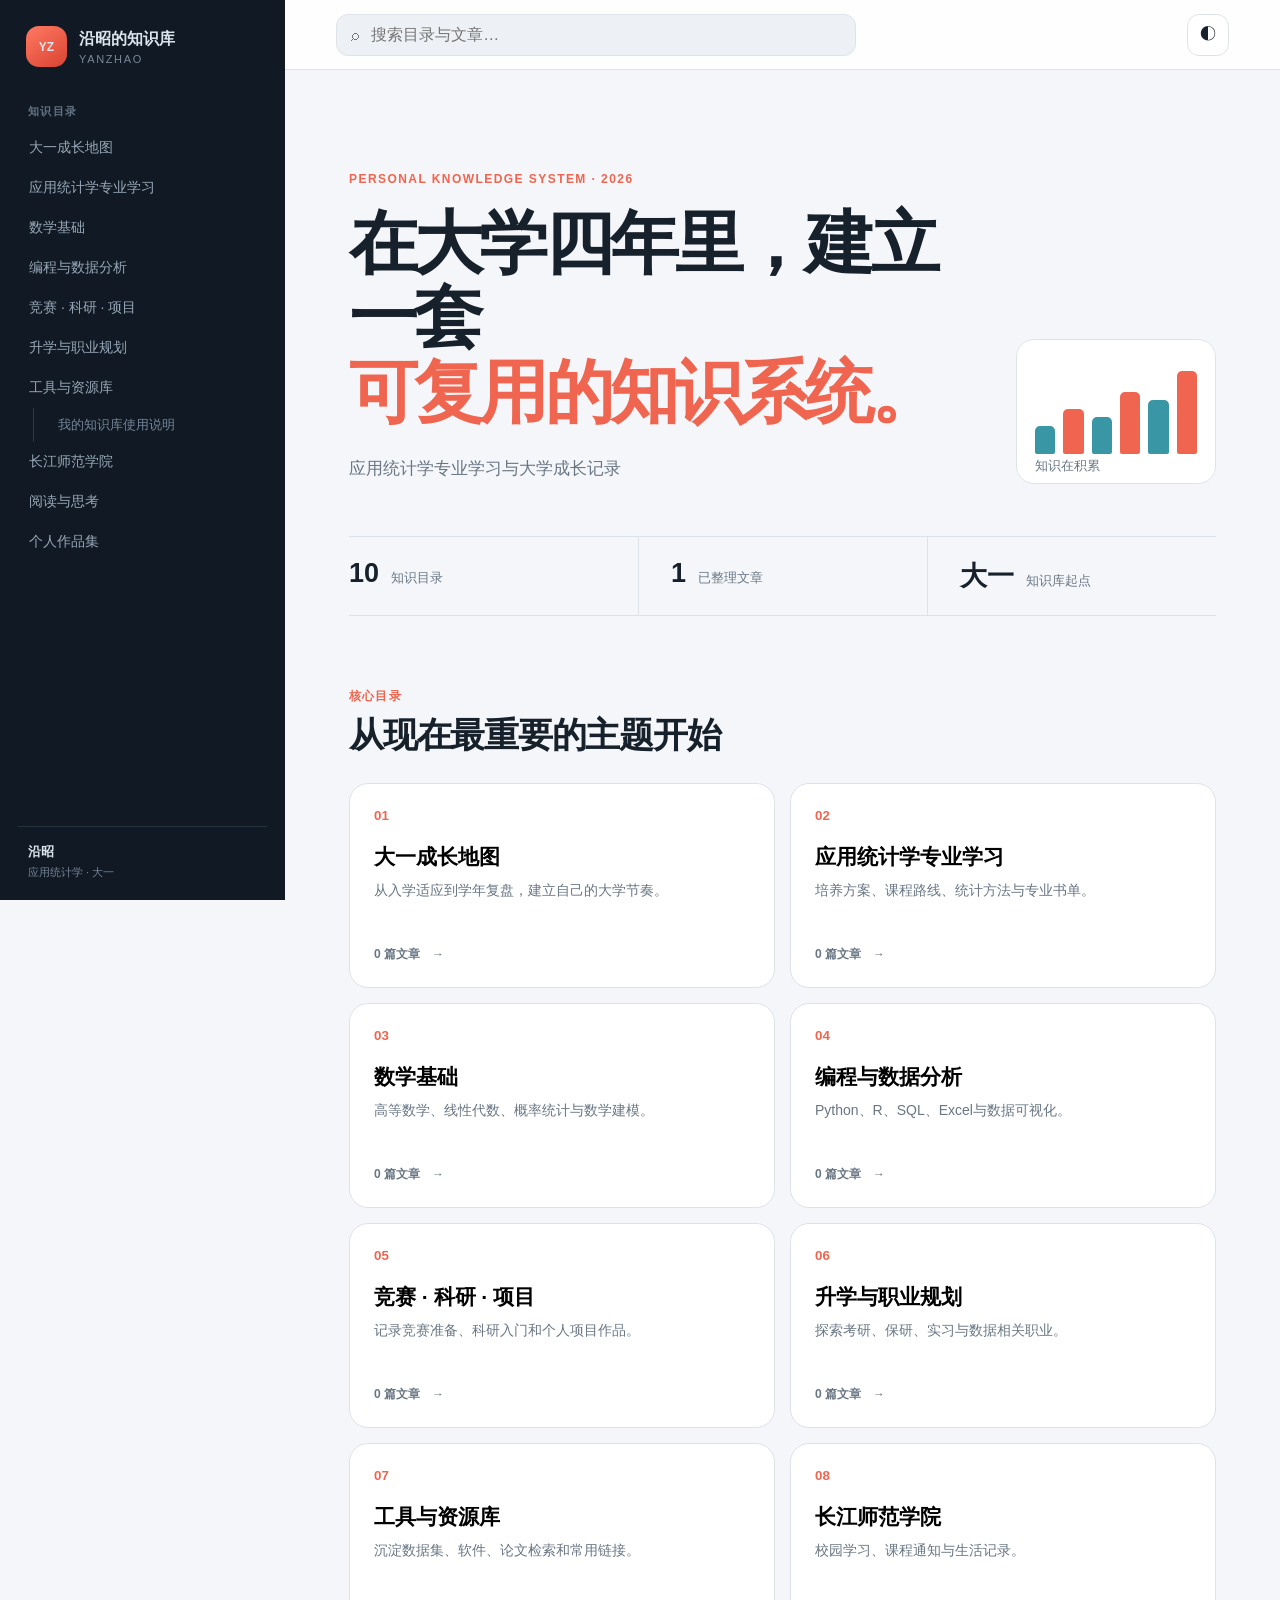
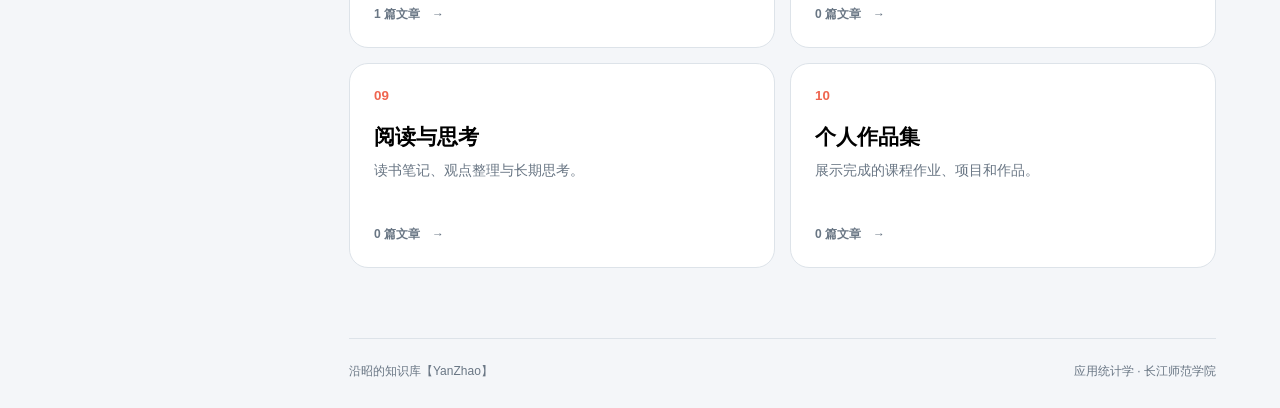
<file: index.html>
<!doctype html>
<html lang="zh-CN">
<head>
  <meta charset="UTF-8">
  <meta name="viewport" content="width=device-width,initial-scale=1">
  <meta name="description" content="沿昭的个人学习与成长知识库">
  <title>沿昭的知识库【YanZhao】</title>
  <link rel="icon" type="image/svg+xml" href="data:image/svg+xml,%3Csvg xmlns='http://www.w3.org/2000/svg' viewBox='0 0 64 64'%3E%3Crect width='64' height='64' rx='16' fill='%23111a24'/%3E%3Cpath d='M15 45V19h8l9 14 9-14h8v26h-8V32l-9 13-9-13v13z' fill='%23ef654f'/%3E%3C/svg%3E">
  <link rel="stylesheet" href="assets/site.css">
</head>
<body>
  <div class="shell">
    <aside class="sidebar" id="sidebar">
      <a class="brand" href="#home"><span class="brand-mark">YZ</span><span><strong>沿昭的知识库</strong><small>YanZhao</small></span></a>
      <p class="nav-label">知识目录</p>
      <nav id="sectionNav"></nav>
      <div class="identity"><span>沿昭</span><small>应用统计学 · 大一</small></div>
    </aside>
    <main class="workspace">
      <header class="topbar">
        <button class="menu" id="menuButton" aria-label="打开目录">☰</button>
        <label class="search"><span>⌕</span><input id="searchInput" placeholder="搜索目录与文章…"></label>
        <button class="theme" id="themeButton" aria-label="切换深浅色">◐</button>
      </header>
      <div class="content">
        <section id="homeView">
          <p class="eyebrow">PERSONAL KNOWLEDGE SYSTEM · 2026</p>
          <div class="hero"><div><h1>在大学四年里，建立一套<br><em>可复用的知识系统。</em></h1><p id="siteDescription"></p></div><div class="chart"><i></i><i></i><i></i><i></i><i></i><i></i><small>知识在积累</small></div></div>
          <div class="stats"><div><b id="sectionCount">0</b><span>知识目录</span></div><div><b id="articleCount">0</b><span>已整理文章</span></div><div><b>大一</b><span>知识库起点</span></div></div>
          <div class="heading"><div><span>核心目录</span><h2>从现在最重要的主题开始</h2></div></div>
          <div class="cards" id="sectionCards"></div>
        </section>
        <article id="articleView" class="article-view" hidden></article>
        <footer><span>沿昭的知识库【YanZhao】</span><span>应用统计学 · 长江师范学院</span></footer>
      </div>
    </main>
  </div>
  <div class="shade" id="shade"></div>
  <script src="assets/site.js"></script>
</body>
</html>
</file>
<file: assets/site.css>
:root{--bg:#f4f6f9;--surface:#fff;--soft:#edf1f5;--text:#17212b;--muted:#697684;--line:#dde3e9;--brand:#ef654f;--nav:#111a24}*{box-sizing:border-box}html{scroll-behavior:smooth}body{margin:0;background:var(--bg);color:var(--text);font-family:Inter,"PingFang SC","Microsoft YaHei",sans-serif}.dark{--bg:#0c1219;--surface:#121a24;--soft:#19232e;--text:#edf3f8;--muted:#96a4b2;--line:#26323e;--nav:#080e14}.shell{min-height:100vh;display:grid;grid-template-columns:285px minmax(0,1fr)}.sidebar{height:100vh;position:sticky;top:0;overflow:auto;padding:26px 18px 20px;background:var(--nav);color:#dbe4ed;display:flex;flex-direction:column}.brand{display:flex;align-items:center;gap:12px;padding:0 8px 25px;color:inherit;text-decoration:none}.brand-mark{width:41px;height:41px;display:grid;place-items:center;border-radius:13px;background:linear-gradient(145deg,#ff7a64,#d94331);font-size:12px;font-weight:900}.brand strong,.brand small{display:block}.brand strong{font-size:16px}.brand small{margin-top:3px;color:#788797;font-size:11px;letter-spacing:.15em;text-transform:uppercase}.nav-label{margin:12px 10px 9px;color:#647383;font-size:11px;font-weight:800;letter-spacing:.13em}.nav-item{width:100%;display:block;padding:11px;border:0;border-radius:10px;color:#97a7b6;background:none;text-align:left;font-size:14px;cursor:pointer}.nav-item:hover,.nav-item.active{color:white;background:#1d2935}.article-link{display:block;padding:8px 10px 8px 24px;color:#748496;text-decoration:none;font-size:13px;border-left:1px solid #2b3947;margin-left:15px}.article-link:hover{color:#fff}.identity{margin-top:auto;padding:16px 10px 0;border-top:1px solid #24313e}.identity span,.identity small{display:block}.identity span{font-size:13px;font-weight:800}.identity small{margin-top:4px;color:#748394;font-size:11px}.workspace{min-width:0}.topbar{height:70px;position:sticky;top:0;z-index:10;display:flex;align-items:center;gap:12px;padding:0 clamp(18px,4vw,62px);border-bottom:1px solid var(--line);background:color-mix(in srgb,var(--surface) 88%,transparent);backdrop-filter:blur(16px)}button,input{font:inherit}.search{width:min(520px,70vw);height:42px;display:flex;align-items:center;gap:10px;padding:0 14px;border:1px solid var(--line);border-radius:12px;background:var(--soft);color:var(--muted)}.search input{min-width:0;flex:1;border:0;outline:0;background:none;color:var(--text)}.theme,.menu{width:42px;height:42px;margin-left:auto;border:1px solid var(--line);border-radius:12px;background:var(--surface);color:var(--text);cursor:pointer}.menu{display:none;margin-left:0}.content{width:min(1160px,100%);margin:auto;padding:clamp(50px,7vw,90px) clamp(22px,5vw,70px) 28px}.eyebrow{color:var(--brand);font-size:12px;font-weight:900;letter-spacing:.12em}.hero{display:grid;grid-template-columns:minmax(0,1fr) 200px;align-items:end;gap:50px;margin-top:20px}.hero h1{margin:0;font-size:clamp(38px,5.4vw,70px);line-height:1.08;letter-spacing:-.055em}.hero h1 em{color:var(--brand);font-style:normal}.hero p{max-width:670px;margin:24px 0 0;color:var(--muted);font-size:17px;line-height:1.8}.chart{height:145px;display:flex;align-items:end;gap:8px;padding:20px 18px 29px;position:relative;border:1px solid var(--line);border-radius:18px;background:var(--surface)}.chart i{flex:1;height:30%;border-radius:5px 5px 2px 2px;background:#3996a4}.chart i:nth-child(2){height:48%;background:#ef654f}.chart i:nth-child(3){height:40%}.chart i:nth-child(4){height:66%;background:#ef654f}.chart i:nth-child(5){height:58%}.chart i:nth-child(6){height:88%;background:#ef654f}.chart small{position:absolute;bottom:8px;left:18px;color:var(--muted)}.stats{display:grid;grid-template-columns:repeat(3,1fr);margin:52px 0 70px;border-block:1px solid var(--line)}.stats div{display:flex;align-items:baseline;gap:12px;padding:21px 0}.stats div+div{padding-left:32px;border-left:1px solid var(--line)}.stats b{font-size:27px}.stats span{color:var(--muted);font-size:13px}.heading span{color:var(--brand);font-size:12px;font-weight:800;letter-spacing:.1em}.heading h2{margin:7px 0 24px;font-size:clamp(25px,3vw,35px);letter-spacing:-.035em}.cards{display:grid;grid-template-columns:repeat(2,minmax(0,1fr));gap:15px}.card{min-height:205px;padding:24px;display:flex;flex-direction:column;border:1px solid var(--line);border-radius:19px;background:var(--surface);cursor:pointer;transition:.2s}.card:hover{transform:translateY(-3px);border-color:#ef654f70;box-shadow:0 18px 42px #10182010}.card small{color:var(--brand);font-weight:800}.card h3{margin:20px 0 8px;font-size:21px}.card p{margin:0;color:var(--muted);font-size:14px;line-height:1.65}.card b{margin-top:auto;padding-top:20px;color:var(--muted);font-size:12px}.empty{grid-column:1/-1;padding:55px;border:1px dashed var(--line);border-radius:18px;color:var(--muted);text-align:center}.article-view{max-width:820px;margin:auto}.article-back{border:0;background:none;color:var(--brand);cursor:pointer;padding:0}.article-view h1{margin:28px 0 12px;font-size:clamp(34px,5vw,56px);letter-spacing:-.045em}.article-meta{padding-bottom:24px;border-bottom:1px solid var(--line);color:var(--muted)}.article-body{font-size:17px;line-height:1.85}.article-body h2{margin-top:38px}.article-body img{max-width:100%;border-radius:12px}.article-body a{color:#277b95}.article-body pre{overflow:auto;padding:18px;border-radius:12px;background:#111a24;color:#e6edf3}.article-body blockquote{margin-left:0;padding-left:18px;border-left:3px solid var(--brand);color:var(--muted)}footer{display:flex;justify-content:space-between;gap:18px;margin-top:70px;padding-top:24px;border-top:1px solid var(--line);color:var(--muted);font-size:12px}.shade{display:none}@media(max-width:850px){.shell{grid-template-columns:1fr}.sidebar{position:fixed;z-index:30;width:min(300px,85vw);transform:translateX(-105%);transition:.2s}.sidebar.open{transform:translateX(0)}.shade.open{display:block;position:fixed;inset:0;z-index:20;background:#02070dab}.menu{display:block}.hero{grid-template-columns:1fr}.chart{display:none}}@media(max-width:620px){.topbar{padding:0 13px}.search{width:auto;flex:1}.content{padding-top:42px}.hero h1{font-size:41px}.stats{grid-template-columns:1fr;margin:38px 0 55px}.stats div+div{padding-left:0;border-left:0;border-top:1px solid var(--line)}.cards{grid-template-columns:1fr}footer{flex-direction:column}}
</file>
